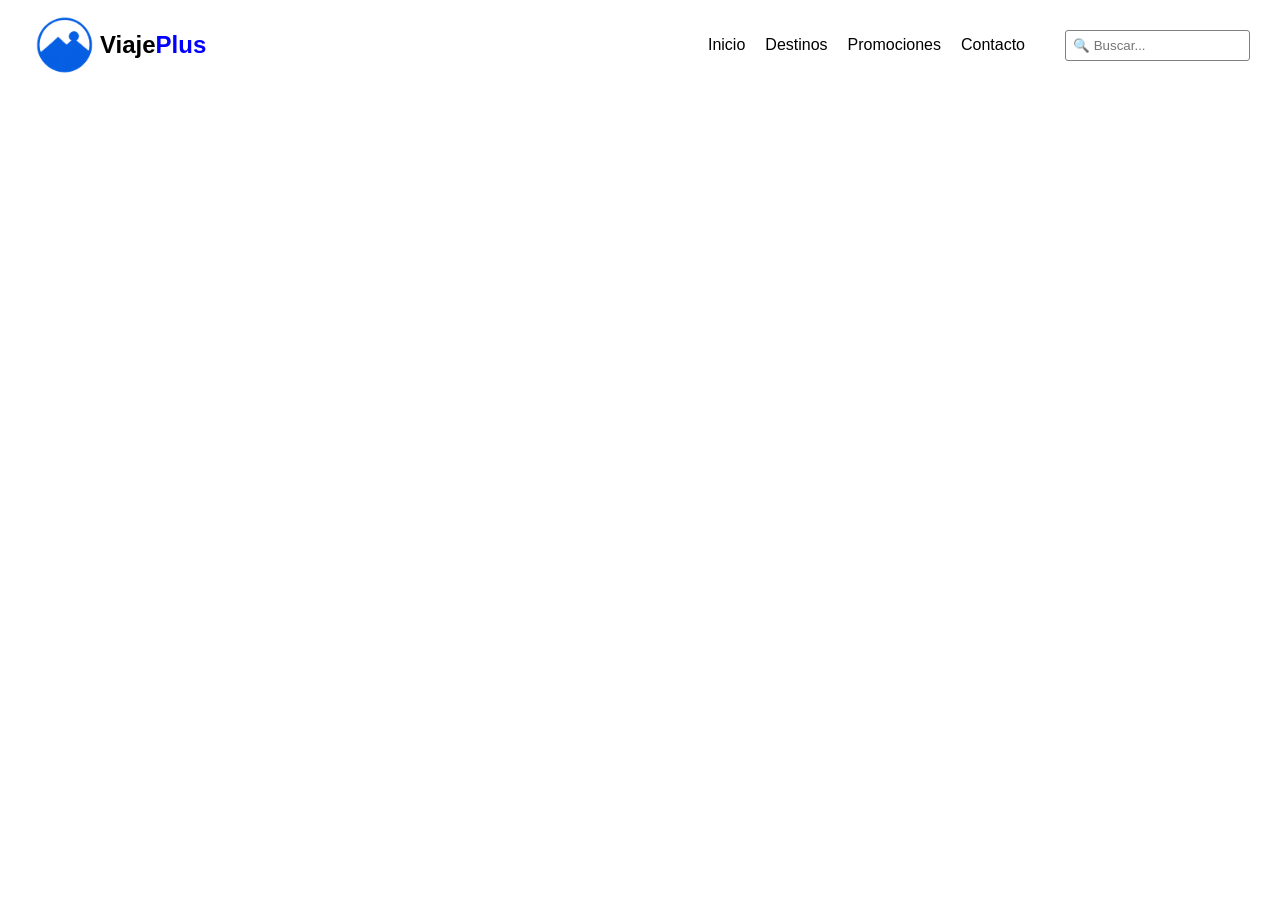
<file: index.html>
<!DOCTYPE html>
<html lang="es">
<head>
    <meta charset="UTF-8">
    <meta name="viewport" content="width=device-width, initial-scale=1.0">
    <title>Viaje Plus</title>
    <meta name="author" content="Beatriz Dominguez">
    <link rel="stylesheet" href="static/css/style.css">
</head>
<body>
    <header>
        <nav class="navbar">
            <div class="titulo_navbar">
                <img src="static/images/icono-viajeplus.png" alt="ViajePlus" class="icono_navbar">
                <h1>Viaje<span class="fuente_azul">Plus</span></h1>
            </div>
            <div class="row_navbar">
                <div class="menu">
                    <a href="#">Inicio</a>
                    <a href="#">Destinos</a>
                    <a href="#">Promociones</a>
                    <a href="#">Contacto</a>
                </div>
                <div>
                    <input type="text" class="buscador" placeholder="🔍 Buscar...">
                </div>
            </div>
        </nav>
    </header>
    <main>

    </main>
    
</body>
</html>
</file>
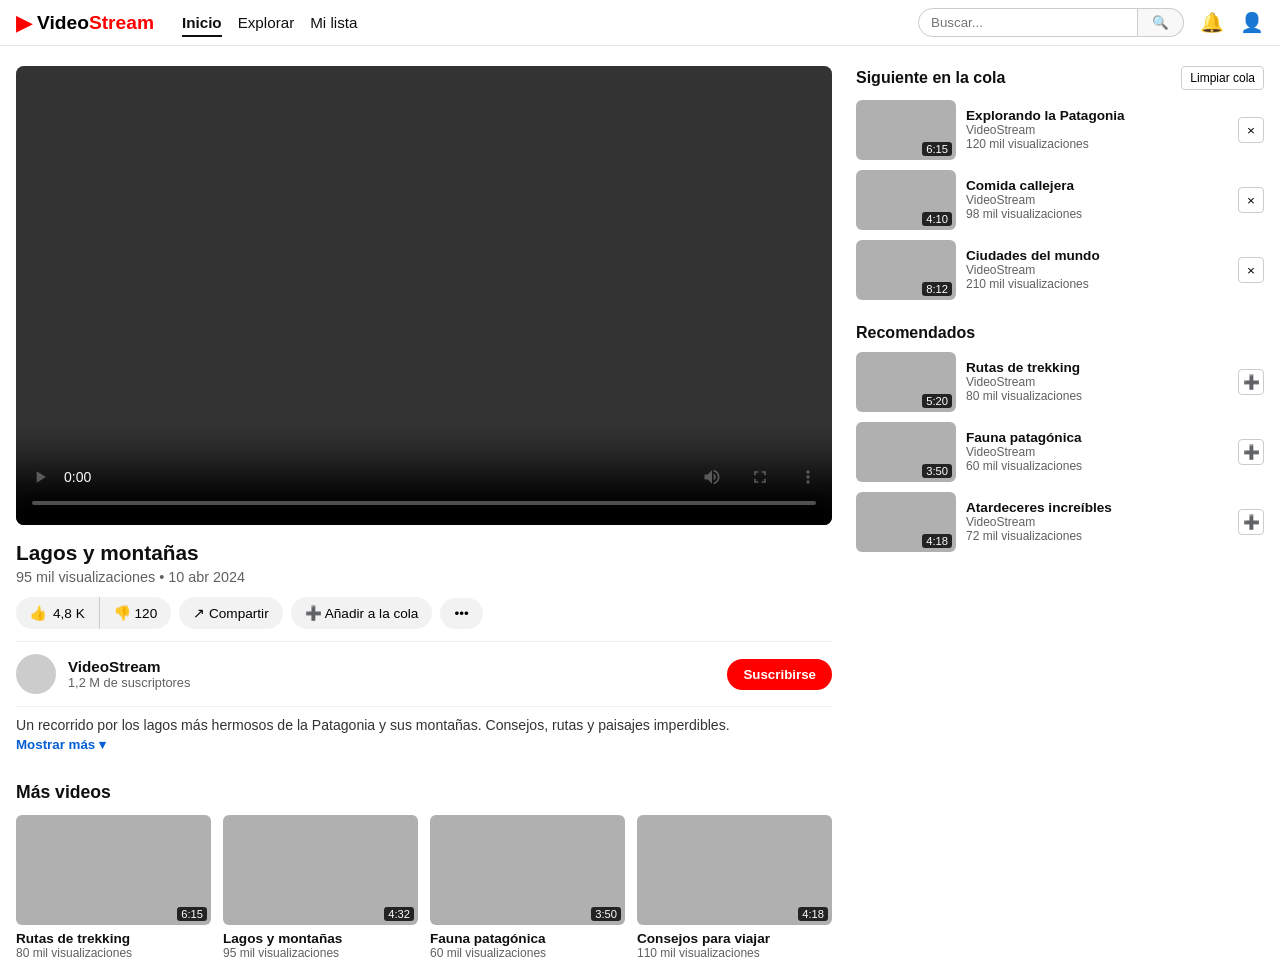
<file: 3_practica_sitio_responsivo/index.html>
<!DOCTYPE html>
<html lang="es">
<head>
    <meta charset="UTF-8">
    <meta name="viewport" content="width=device-width, initial-scale=1.0">
    <title>VideoStream</title>
    <meta name="author" content="Beatriz Dominguez">
    <link rel="stylesheet" href="static/css/style.css">
</head>
<body>

    <!-- Encabezado Principal -->
    <header class="encabezado">
        <nav class="navegacion">
            <div class="navegacion__izquierda">
                <a href="#" class="logo">
                    <span class="logo__icono">▶</span>
                    <h1 class="logo__titulo">Video<span class="logo__titulo--rojo">Stream</span></h1>
                </a>
                <ul class="navegacion__menu">
                    <li><a href="#" class="navegacion__enlace navegacion__enlace--activo">Inicio</a></li>
                    <li><a href="#" class="navegacion__enlace">Explorar</a></li>
                    <li><a href="#" class="navegacion__enlace">Mi lista</a></li>
                </ul>
            </div>

            <div class="navegacion__derecha">
                <form class="buscador">
                    <input type="search" placeholder="Buscar..." class="buscador__input">
                    <button type="submit" class="buscador__boton">🔍</button>
                </form>
                <button class="boton-icono" aria-label="Notificaciones">🔔</button>
                <div class="perfil-usuario">👤</div>
            </div>
        </nav>
    </header>

    <!-- Notificación emergente al añadir video -->
    <div id="alerta-notificacion" class="alerta-notificacion oculta">
        <span>✓ Video añadido a la cola</span>
        <button id="btn-cerrar-alerta" class="alerta-notificacion__cerrar">&times;</button>
    </div>

    <!-- Contenido Principal -->
    <main class="contenedor-principal">

        <!-- Columna Izquierda: Reproductor Principal + Más Videos -->
        <section class="columna-reproductor">

            <!-- Reproductor de Video -->
            <div class="reproductor">
                <video src="static/video/paisajes.mp4" controls class="reproductor__video"></video>
            </div>

            <!-- Información del Video Principal -->
            <article class="info-video">
                <h2 class="info-video__titulo">Lagos y montañas</h2>
                <p class="info-video__detalles">95 mil visualizaciones • 10 abr 2024</p>

                <div class="acciones-bar">
                    <div class="interaccion-likes">
                        <button id="btn-me-gusta" class="btn-interaccion btn-interaccion--izq">
                            👍 <span id="contador-likes">4,8 K</span>
                        </button>
                        <button class="btn-interaccion btn-interaccion--der">👎 120</button>
                    </div>
                    <button class="btn-interaccion">↗ Compartir</button>
                    <button id="btn-anadir-principal" class="btn-interaccion">➕ Añadir a la cola</button>
                    <button class="btn-interaccion">•••</button>
                </div>

                <!-- Info del Canal -->
                <div class="canal">
                    <div class="canal__detalles">
                        <div class="canal__avatar"></div>
                        <div>
                            <h3 class="canal__nombre">VideoStream</h3>
                            <p id="contador-suscriptores" class="canal__suscriptores">1,2 M de suscriptores</p>
                        </div>
                    </div>
                    <button id="btn-suscribirse" class="btn-suscribirse">Suscribirse</button>
                </div>

                <!-- Descripción del Video -->
                <div class="descripcion-video">
                    <p class="descripcion-video__texto">
                        Un recorrido por los lagos más hermosos de la Patagonia y sus montañas. Consejos, rutas y paisajes imperdibles.
                    </p>
                    <button class="descripcion-video__mas">Mostrar más ▾</button>
                </div>
            </article>

            <!-- Sección Más Videos abajo del reproductor -->
            <section class="seccion-mas-videos">
                <h3 class="seccion-mas-videos__titulo">Más videos</h3>
                <div class="mosaico-videos">
                    <article class="tarjeta-mosaico">
                        <div class="miniatura-contenedor">
                            <video class="miniatura-video" src="static/video/paisajes.mp4" muted loop></video>
                            <span class="miniatura-duracion">6:15</span>
                        </div>
                        <h4 class="tarjeta-mosaico__titulo">Rutas de trekking</h4>
                        <p class="tarjeta-mosaico__info">80 mil visualizaciones</p>
                    </article>

                    <article class="tarjeta-mosaico">
                        <div class="miniatura-contenedor">
                            <video class="miniatura-video" src="static/video/paisajes.mp4" muted loop></video>
                            <span class="miniatura-duracion">4:32</span>
                        </div>
                        <h4 class="tarjeta-mosaico__titulo">Lagos y montañas</h4>
                        <p class="tarjeta-mosaico__info">95 mil visualizaciones</p>
                    </article>

                    <article class="tarjeta-mosaico">
                        <div class="miniatura-contenedor">
                            <video class="miniatura-video" src="static/video/paisajes.mp4" muted loop></video>
                            <span class="miniatura-duracion">3:50</span>
                        </div>
                        <h4 class="tarjeta-mosaico__titulo">Fauna patagónica</h4>
                        <p class="tarjeta-mosaico__info">60 mil visualizaciones</p>
                    </article>

                    <article class="tarjeta-mosaico">
                        <div class="miniatura-contenedor">
                            <video class="miniatura-video" src="static/video/paisajes.mp4" muted loop></video>
                            <span class="miniatura-duracion">4:18</span>
                        </div>
                        <h4 class="tarjeta-mosaico__titulo">Consejos para viajar</h4>
                        <p class="tarjeta-mosaico__info">110 mil visualizaciones</p>
                    </article>
                </div>
            </section>

        </section>

        <!-- Columna Derecha: Cola de Reproducción + Recomendados -->
        <aside class="columna-lateral">

            <!-- 1. Siguiente en la Cola (3 ranuras) -->
            <section class="bloque-lateral">
                <div class="bloque-lateral__encabezado">
                    <h3 class="bloque-lateral__titulo">Siguiente en la cola</h3>
                    <button id="btn-limpiar-cola" class="btn-limpiar">Limpiar cola</button>
                </div>

                <div id="contenedor-cola" class="lista-tarjetas">
                    <article class="tarjeta-lateral">
                        <div class="miniatura-contenedor miniatura-contenedor--lateral">
                            <video class="miniatura-video" src="static/video/paisajes.mp4" muted loop></video>
                            <span class="miniatura-duracion">6:15</span>
                        </div>
                        <div class="tarjeta-lateral__info">
                            <h4 class="tarjeta-lateral__titulo">Explorando la Patagonia</h4>
                            <p class="tarjeta-lateral__canal">VideoStream</p>
                            <p class="tarjeta-lateral__vistas">120 mil visualizaciones</p>
                        </div>
                        <button class="btn-eliminar-item">&times;</button>
                    </article>

                    <article class="tarjeta-lateral">
                        <div class="miniatura-contenedor miniatura-contenedor--lateral">
                            <video class="miniatura-video" src="static/video/paisajes.mp4" muted loop></video>
                            <span class="miniatura-duracion">4:10</span>
                        </div>
                        <div class="tarjeta-lateral__info">
                            <h4 class="tarjeta-lateral__titulo">Comida callejera</h4>
                            <p class="tarjeta-lateral__canal">VideoStream</p>
                            <p class="tarjeta-lateral__vistas">98 mil visualizaciones</p>
                        </div>
                        <button class="btn-eliminar-item">&times;</button>
                    </article>

                    <article class="tarjeta-lateral">
                        <div class="miniatura-contenedor miniatura-contenedor--lateral">
                            <video class="miniatura-video" src="static/video/paisajes.mp4" muted loop></video>
                            <span class="miniatura-duracion">8:12</span>
                        </div>
                        <div class="tarjeta-lateral__info">
                            <h4 class="tarjeta-lateral__titulo">Ciudades del mundo</h4>
                            <p class="tarjeta-lateral__canal">VideoStream</p>
                            <p class="tarjeta-lateral__vistas">210 mil visualizaciones</p>
                        </div>
                        <button class="btn-eliminar-item">&times;</button>
                    </article>
                </div>
            </section>

            <!-- 2. Recomendados (3 ranuras) -->
            <section class="bloque-lateral">
                <div class="bloque-lateral__encabezado">
                    <h3 class="bloque-lateral__titulo">Recomendados</h3>
                </div>

                <div class="lista-tarjetas">
                    <article class="tarjeta-lateral">
                        <div class="miniatura-contenedor miniatura-contenedor--lateral">
                            <video class="miniatura-video" src="static/video/paisajes.mp4" muted loop></video>
                            <span class="miniatura-duracion">5:20</span>
                        </div>
                        <div class="tarjeta-lateral__info">
                            <h4 class="tarjeta-lateral__titulo">Rutas de trekking</h4>
                            <p class="tarjeta-lateral__canal">VideoStream</p>
                            <p class="tarjeta-lateral__vistas">80 mil visualizaciones</p>
                        </div>
                        <button class="btn-anadir-cola-item">➕</button>
                    </article>

                    <article class="tarjeta-lateral">
                        <div class="miniatura-contenedor miniatura-contenedor--lateral">
                            <video class="miniatura-video" src="static/video/paisajes.mp4" muted loop></video>
                            <span class="miniatura-duracion">3:50</span>
                        </div>
                        <div class="tarjeta-lateral__info">
                            <h4 class="tarjeta-lateral__titulo">Fauna patagónica</h4>
                            <p class="tarjeta-lateral__canal">VideoStream</p>
                            <p class="tarjeta-lateral__vistas">60 mil visualizaciones</p>
                        </div>
                        <button class="btn-anadir-cola-item">➕</button>
                    </article>

                    <article class="tarjeta-lateral">
                        <div class="miniatura-contenedor miniatura-contenedor--lateral">
                            <video class="miniatura-video" src="static/video/paisajes.mp4" muted loop></video>
                            <span class="miniatura-duracion">4:18</span>
                        </div>
                        <div class="tarjeta-lateral__info">
                            <h4 class="tarjeta-lateral__titulo">Atardeceres increíbles</h4>
                            <p class="tarjeta-lateral__canal">VideoStream</p>
                            <p class="tarjeta-lateral__vistas">72 mil visualizaciones</p>
                        </div>
                        <button class="btn-anadir-cola-item">➕</button>
                    </article>
                </div>
            </section>

        </aside>

    </main>

    <script src="static/js/script.js" defer></script>
</body>
</html>
</file>
<file: static/css/style.css>
*{
    margin: 0;
    padding: 0;
    box-sizing: border-box;
    font-family: Arial, Helvetica, sans-serif;
}

.icono_navbar{
    height: 60px;
    width: 70px;
}

.titulo_navbar{
    display: flex;
    align-items: center;
}

.fuente_azul{
    color: blue;
}

a{
    text-decoration: none;
    color: black;
    transition: color 0.3s ease-in-out;
}

a:hover{
    color: blue;
}

.navbar{
    display: flex;
    flex-direction: row;
    justify-content: space-between;
    align-items: center;
    padding: 15px 30px;
}

.row_navbar{
    display: flex;
    flex-direction: row;
    align-items: center;
    max-width: 60%;
    min-width: 40%;
    gap: 40px;
}

.buscador{
    padding: 7px;
    border-radius: 3px;
    border: gray 1px solid;
}

.menu{
    display: flex;
    align-items: center;
    gap: 20px;
}
</file>
<file: 3_practica_sitio_responsivo/static/css/style.css>
* {
    margin: 0;
    padding: 0;
    box-sizing: border-box;
    font-family: Arial, Helvetica, sans-serif;
}

body {
    background-color: #ffffff;
    color: #0f0f0f;
}

/* --- Encabezado --- */
.encabezado {
    border-bottom: 1px solid #e5e5e5;
    background-color: #fff;
    position: sticky;
    top: 0;
    z-index: 100;
}

.navegacion {
    display: flex;
    justify-content: space-between;
    align-items: center;
    padding: 8px 16px;
    max-width: 1400px;
    margin: 0 auto;
}

.navegacion__izquierda,
.navegacion__derecha {
    display: flex;
    align-items: center;
    gap: 16px;
}

.logo {
    display: flex;
    align-items: center;
    gap: 4px;
    text-decoration: none;
    color: #000;
}

.logo__icono {
    color: red;
    font-size: 1.4rem;
}

.logo__titulo {
    font-size: 1.2rem;
    font-weight: bold;
}

.logo__titulo--rojo {
    color: red;
}

.navegacion__menu {
    display: flex;
    list-style: none;
    gap: 16px;
    margin-left: 12px;
}

.navegacion__enlace {
    text-decoration: none;
    color: #0f0f0f;
    font-size: 0.95rem;
    padding-bottom: 4px;
}

.navegacion__enlace--activo {
    border-bottom: 2px solid #0f0f0f;
    font-weight: bold;
}

.buscador {
    display: flex;
    align-items: center;
}

.buscador__input {
    padding: 6px 12px;
    border: 1px solid #ccc;
    border-radius: 20px 0 0 20px;
    width: 220px;
    outline: none;
}

.buscador__boton {
    padding: 6px 14px;
    border: 1px solid #ccc;
    border-left: none;
    background: #f8f8f8;
    border-radius: 0 20px 20px 0;
    cursor: pointer;
}

.boton-icono, .perfil-usuario {
    background: none;
    border: none;
    font-size: 1.2rem;
    cursor: pointer;
}

/* --- Alerta de Notificación --- */
.alerta-notificacion {
    position: fixed;
    bottom: 20px;
    right: 20px;
    background-color: #212121;
    color: #fff;
    padding: 12px 18px;
    border-radius: 6px;
    display: flex;
    align-items: center;
    gap: 12px;
    box-shadow: 0 4px 10px rgba(0,0,0,0.3);
    z-index: 200;
    transition: opacity 0.3s ease;
}

.alerta-notificacion.oculta {
    display: none;
}

.alerta-notificacion__cerrar {
    background: none;
    border: none;
    color: #fff;
    font-size: 1.2rem;
    cursor: pointer;
}

/* --- Layout Principal (Escritorio >= 1024px) --- */
.contenedor-principal {
    display: flex;
    gap: 24px;
    max-width: 1300px;
    margin: 20px auto;
    padding: 0 16px;
}

.columna-reproductor {
    flex: 2;
}

.columna-lateral {
    flex: 1;
    display: flex;
    flex-direction: column;
    gap: 24px;
}

/* --- Reproductor & Detalles --- */
.reproductor__video {
    width: 100%;
    aspect-ratio: 16/9;
    background-color: #b0b0b0;
    border-radius: 8px;
}

.info-video {
    margin-top: 12px;
}

.info-video__titulo {
    font-size: 1.3rem;
    font-weight: bold;
}

.info-video__detalles {
    color: #606060;
    font-size: 0.9rem;
    margin-top: 4px;
}

.acciones-bar {
    display: flex;
    gap: 8px;
    margin: 12px 0;
    align-items: center;
    flex-wrap: wrap;
}

.interaccion-likes {
    display: flex;
}

.btn-interaccion {
    padding: 8px 14px;
    border: none;
    background-color: #f2f2f2;
    border-radius: 18px;
    font-size: 0.85rem;
    cursor: pointer;
    display: flex;
    align-items: center;
    gap: 6px;
}

.btn-interaccion--izq {
    border-radius: 18px 0 0 18px;
    border-right: 1px solid #ccc;
}

.btn-interaccion--der {
    border-radius: 0 18px 18px 0;
}

.btn-interaccion:hover {
    background-color: #e5e5e5;
}

/* Canal y Suscripción */
.canal {
    display: flex;
    justify-content: space-between;
    align-items: center;
    padding: 12px 0;
    border-top: 1px solid #eee;
    border-bottom: 1px solid #eee;
}

.canal__detalles {
    display: flex;
    align-items: center;
    gap: 12px;
}

.canal__avatar {
    width: 40px;
    height: 40px;
    border-radius: 50%;
    background-color: #ccc;
}

.canal__nombre {
    font-size: 0.95rem;
    font-weight: bold;
}

.canal__suscriptores {
    font-size: 0.8rem;
    color: #606060;
}

.btn-suscribirse {
    background-color: #ff0000;
    color: #fff;
    border: none;
    padding: 8px 16px;
    border-radius: 18px;
    font-weight: bold;
    cursor: pointer;
}

.btn-suscribirse.suscrito {
    background-color: #f2f2f2;
    color: #0f0f0f;
}

.descripcion-video {
    margin-top: 10px;
    font-size: 0.88rem;
    color: #333;
}

.descripcion-video__mas {
    background: none;
    border: none;
    color: #065fd4;
    cursor: pointer;
    font-weight: bold;
    margin-top: 4px;
}

/* --- Sección Más Videos --- */
.seccion-mas-videos {
    margin-top: 30px;
}

.seccion-mas-videos__titulo {
    font-size: 1.1rem;
    margin-bottom: 12px;
}

.mosaico-videos {
    display: grid;
    grid-template-columns: repeat(4, 1fr);
    gap: 12px;
}

.tarjeta-mosaico__titulo {
    font-size: 0.85rem;
    margin-top: 6px;
}

.tarjeta-mosaico__info {
    font-size: 0.75rem;
    color: #606060;
}

/* --- Componentes de Miniaturas --- */
.miniatura-contenedor {
    position: relative;
    width: 100%;
    aspect-ratio: 16/9;
    background-color: #b0b0b0;
    border-radius: 6px;
    overflow: hidden;
}

.miniatura-contenedor--lateral {
    width: 100px;
    height: 60px;
    flex-shrink: 0;
}

.miniatura-video {
    width: 100%;
    height: 100%;
    object-fit: cover;
}

.miniatura-duracion {
    position: absolute;
    bottom: 4px;
    right: 4px;
    background: rgba(0, 0, 0, 0.8);
    color: #fff;
    font-size: 0.7rem;
    padding: 1px 4px;
    border-radius: 3px;
}

/* --- Columna Lateral (Cola / Recomendados) --- */
.bloque-lateral__encabezado {
    display: flex;
    justify-content: space-between;
    align-items: center;
    margin-bottom: 10px;
}

.bloque-lateral__titulo {
    font-size: 1rem;
}

.btn-limpiar {
    background: none;
    border: 1px solid #ccc;
    padding: 4px 8px;
    border-radius: 4px;
    font-size: 0.75rem;
    cursor: pointer;
}

.lista-tarjetas {
    display: flex;
    flex-direction: column;
    gap: 10px;
}

.tarjeta-lateral {
    display: flex;
    gap: 10px;
    align-items: center;
    position: relative;
}

.tarjeta-lateral__info {
    flex: 1;
}

.tarjeta-lateral__titulo {
    font-size: 0.85rem;
    line-height: 1.1;
}

.tarjeta-lateral__canal,
.tarjeta-lateral__vistas {
    font-size: 0.75rem;
    color: #606060;
}

.btn-eliminar-item,
.btn-anadir-cola-item {
    background: none;
    border: 1px solid #ccc;
    border-radius: 4px;
    width: 26px;
    height: 26px;
    cursor: pointer;
    display: flex;
    align-items: center;
    justify-content: center;
    font-size: 0.85rem;
}

/* --- MEDIA QUERIES --- */

/* Tablet (768px - 1023px) */
@media (max-width: 1023px) {
    .contenedor-principal {
        flex-direction: column;
    }

    .seccion-mas-videos {
        display: none; /* Se oculta o adapta según especificación del layout */
    }

    .mosaico-videos {
        grid-template-columns: repeat(2, 1fr);
    }
}

/* Móvil (<= 767px) */
@media (max-width: 767px) {
    .navegacion__menu,
    .buscador__input {
        display: none; /* Oculta elementos secundarios en móviles */
    }

    .buscador__boton {
        border-radius: 50%;
        border: none;
    }

    .mosaico-videos {
        grid-template-columns: 1fr;
    }

    .acciones-bar {
        justify-content: space-around;
    }
}
</file>
